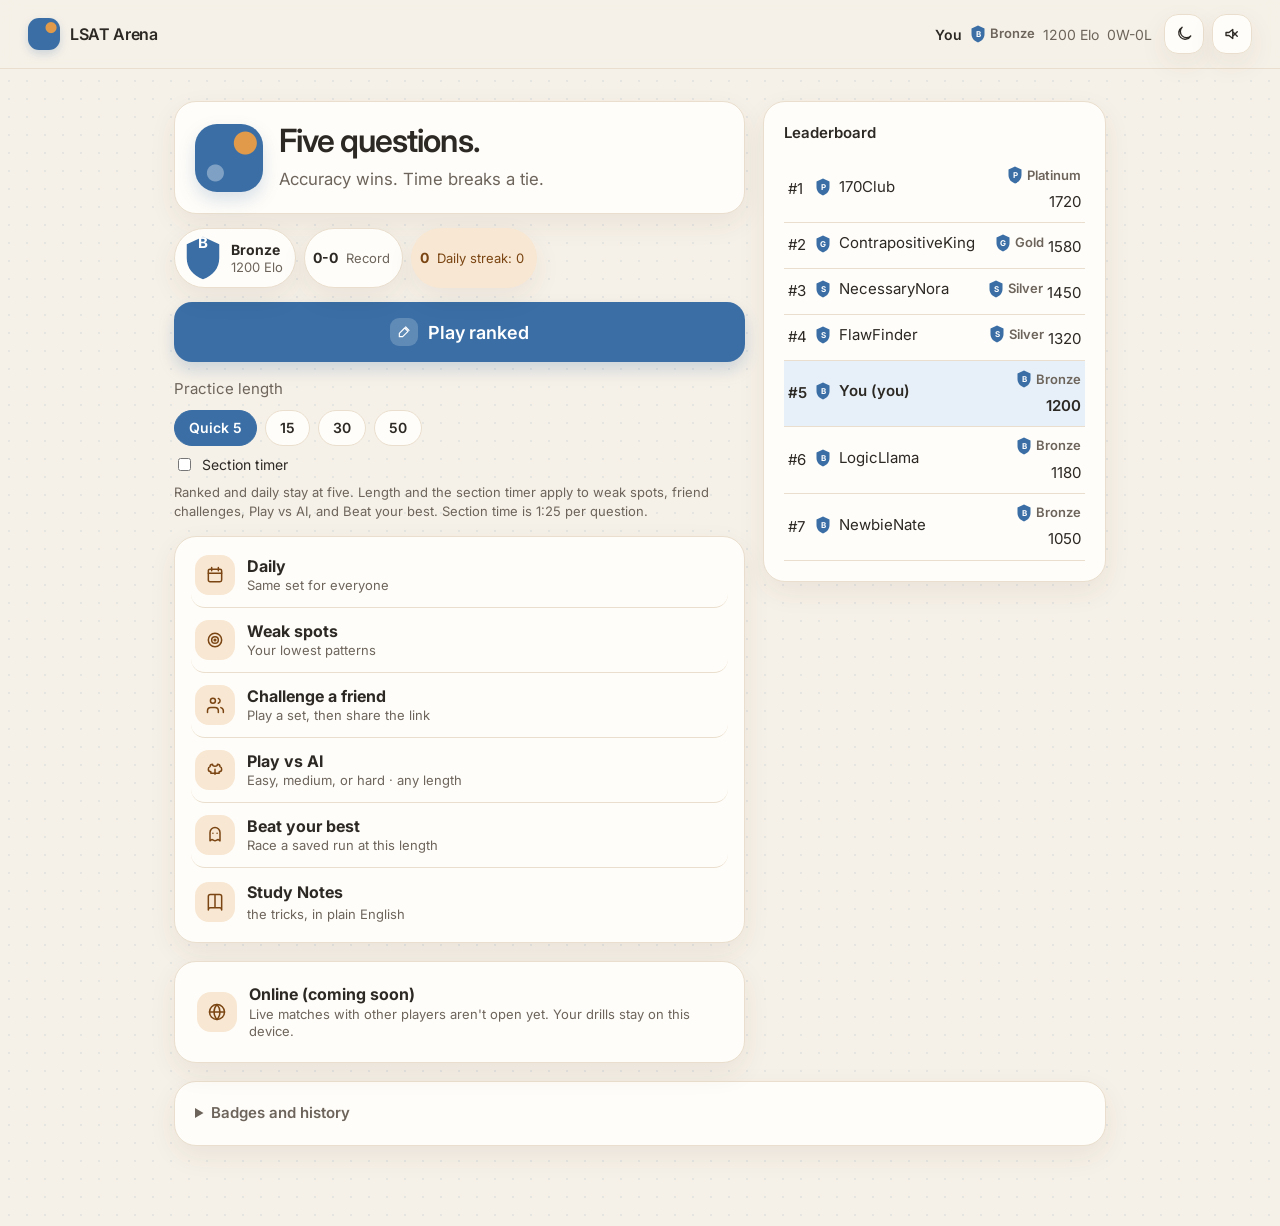
<file: index.html>
<!doctype html>
<html lang="en">
<head>
<meta charset="utf-8">
<meta name="viewport" content="width=device-width,initial-scale=1">
<meta name="color-scheme" content="light">
<title>LSAT Arena — Ranked LR Duels</title>
<link rel="icon" href="data:image/svg+xml,%3Csvg xmlns='http://www.w3.org/2000/svg' viewBox='0 0 16 16'%3E%3Ctext y='14' font-size='14'%3E%E2%9A%96%EF%B8%8F%3C/text%3E%3C/svg%3E">
<link rel="preconnect" href="https://fonts.googleapis.com">
<link rel="preconnect" href="https://fonts.gstatic.com" crossorigin>
<link href="https://fonts.googleapis.com/css2?family=Inter:wght@400;500;600;700&display=swap" rel="stylesheet">
<link rel="stylesheet" href="style.css">
</head>
<body>
<header>
  <button type="button" class="logo" id="logo">LSAT Arena</button>
  <div class="head-right">
    <div id="me" class="me"></div>
    <div class="tools">
      <button type="button" class="icon-btn" id="theme" aria-pressed="false" aria-label="Switch to dark"></button>
      <button type="button" class="icon-btn" id="mute" aria-pressed="true" aria-label="Unmute sound effects"></button>
    </div>
  </div>
</header>
<div id="fx" aria-hidden="true"></div>
<main id="app"></main>
<script src="bank-1.js"></script>
<script src="bank-2.js"></script>
<script src="bank-3.js"></script>
<script src="bank-4.js"></script>
<script src="bank-5.js"></script>
<script src="bank-6.js"></script>
<script src="questions.js"></script>
<script src="app.js"></script>
</body>
</html>
</file>
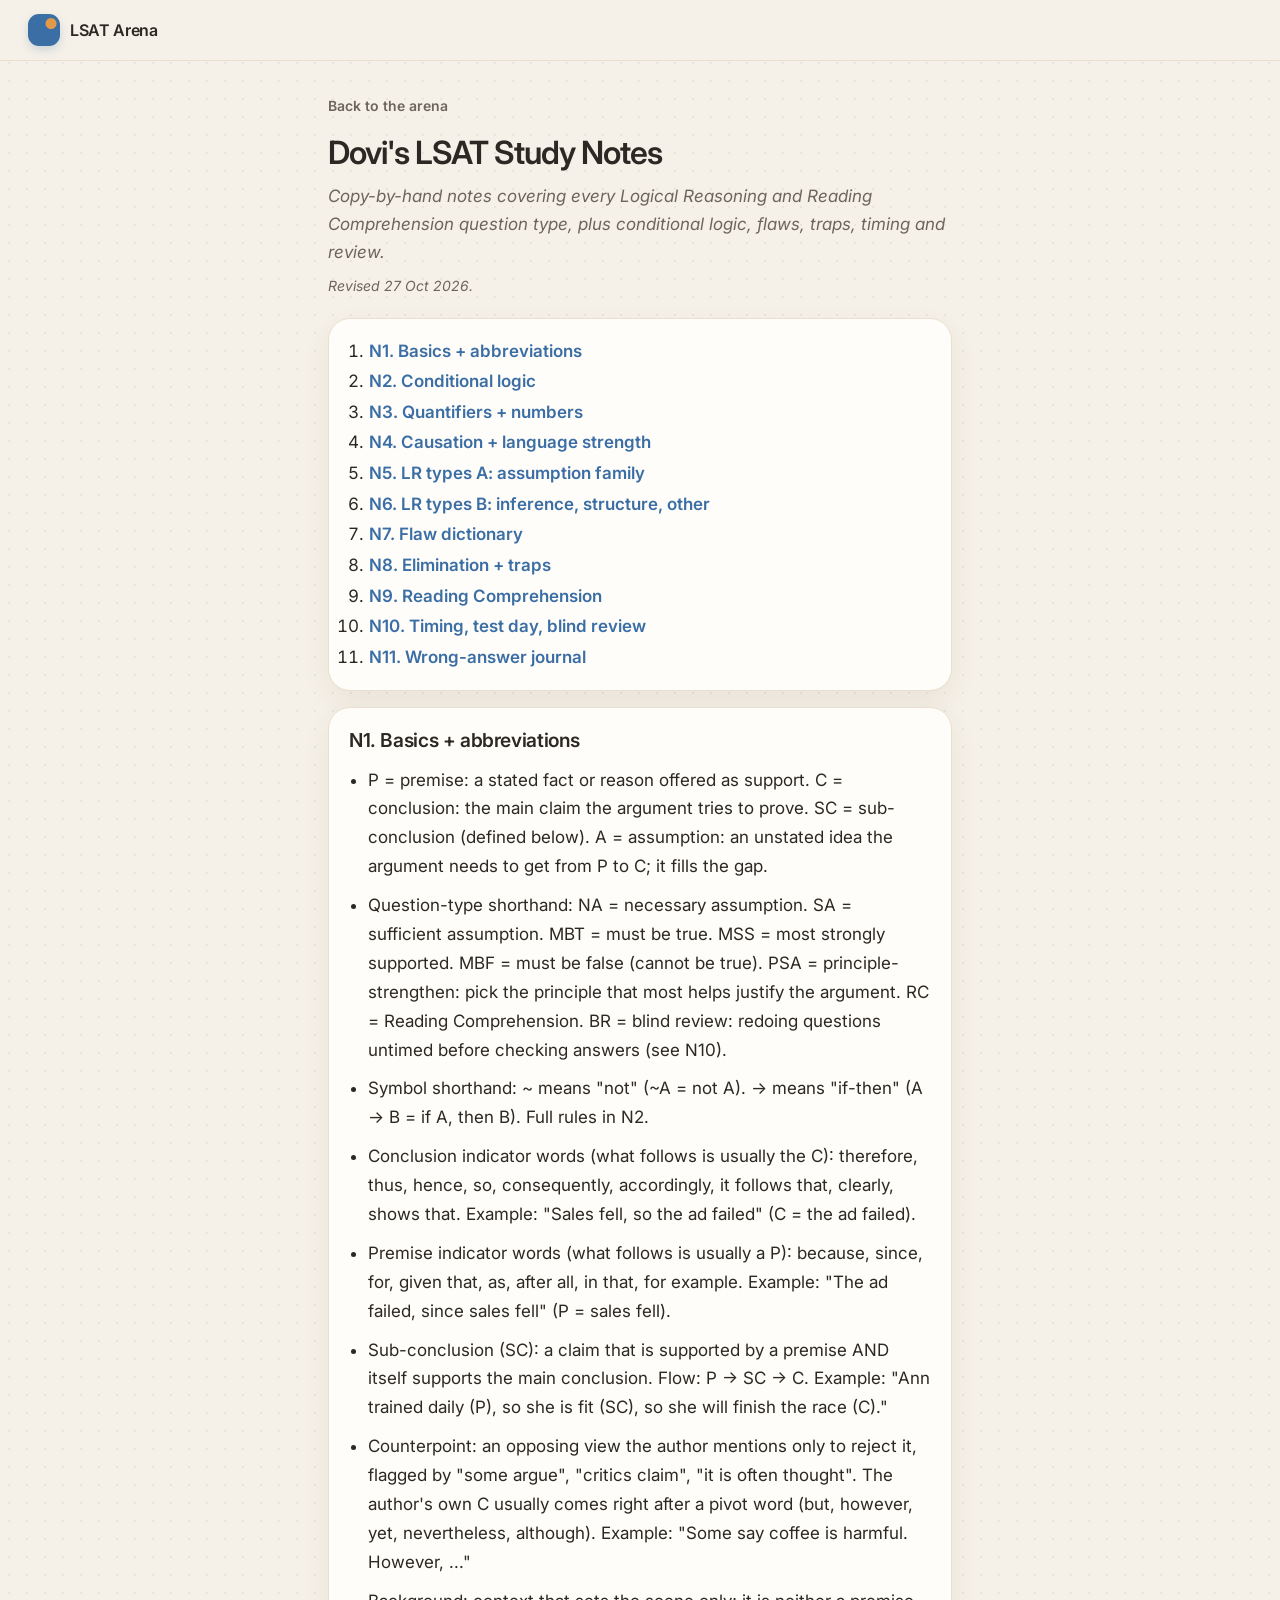
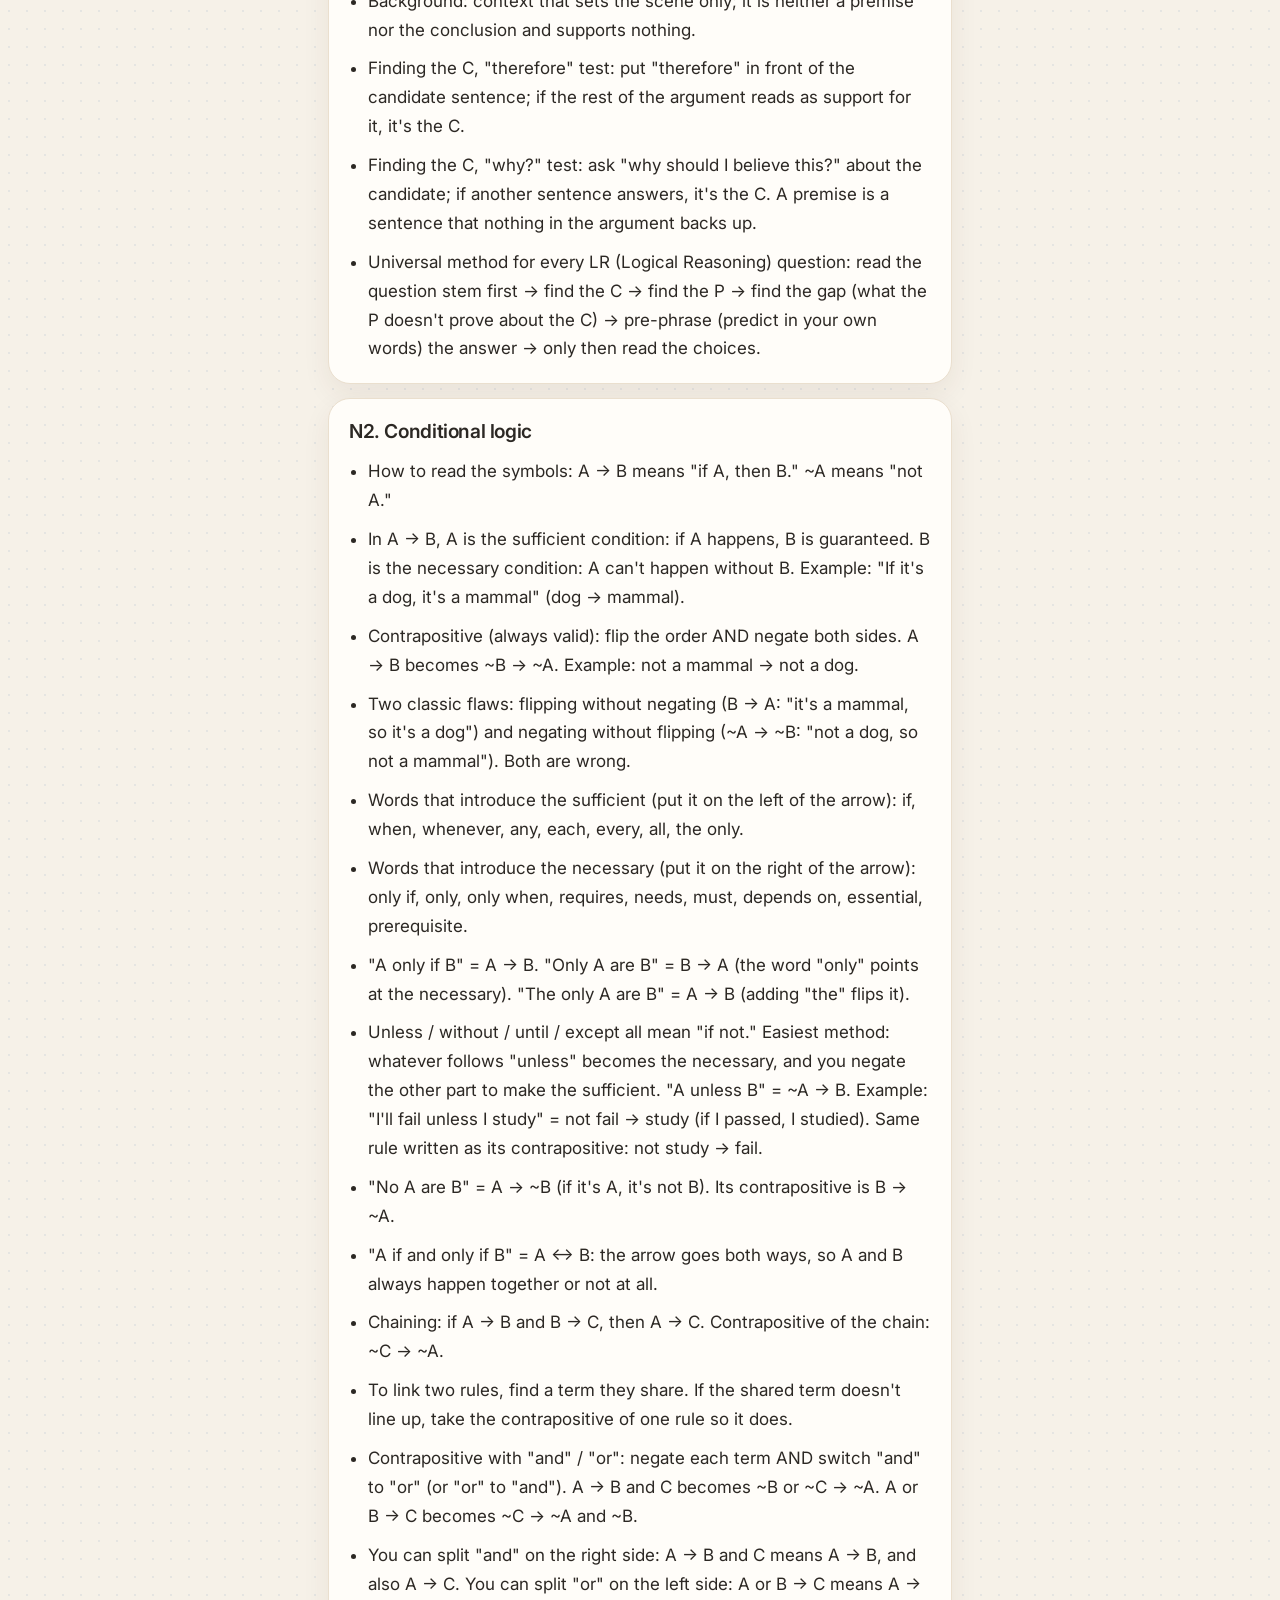
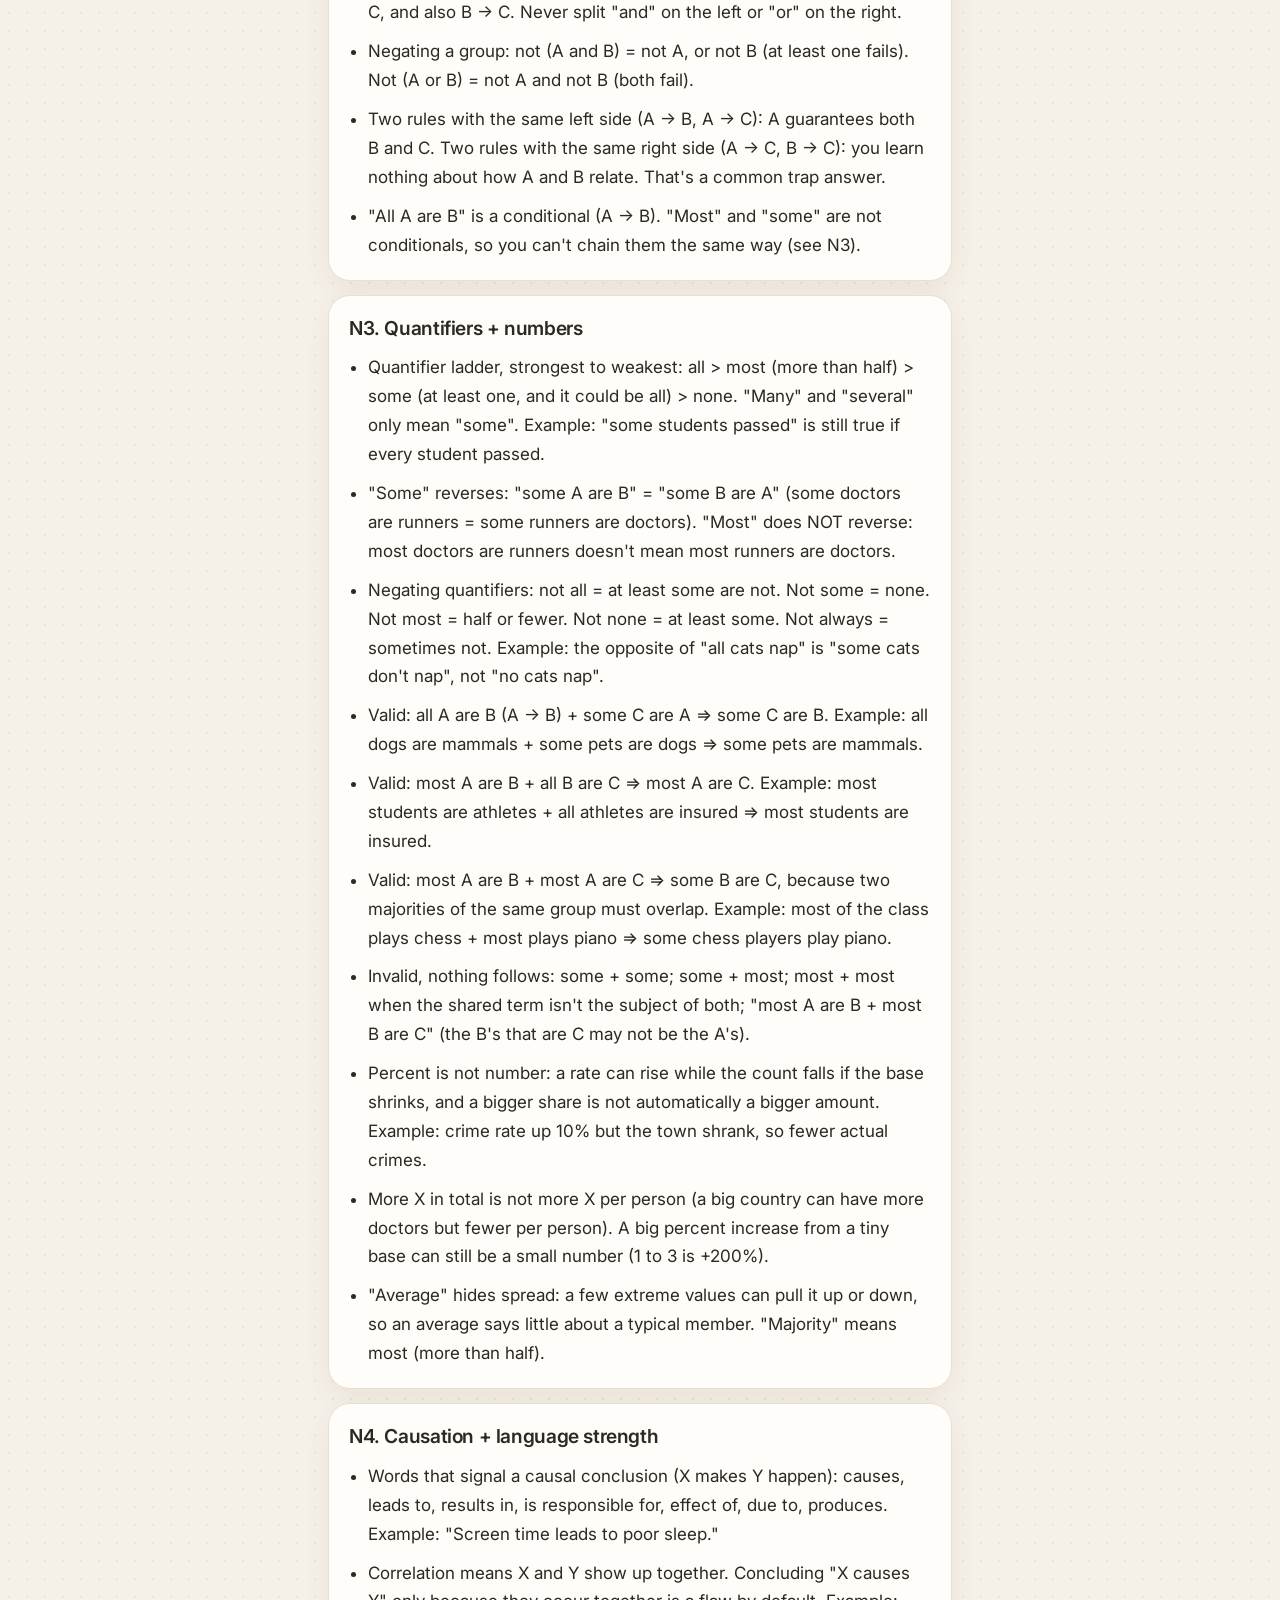
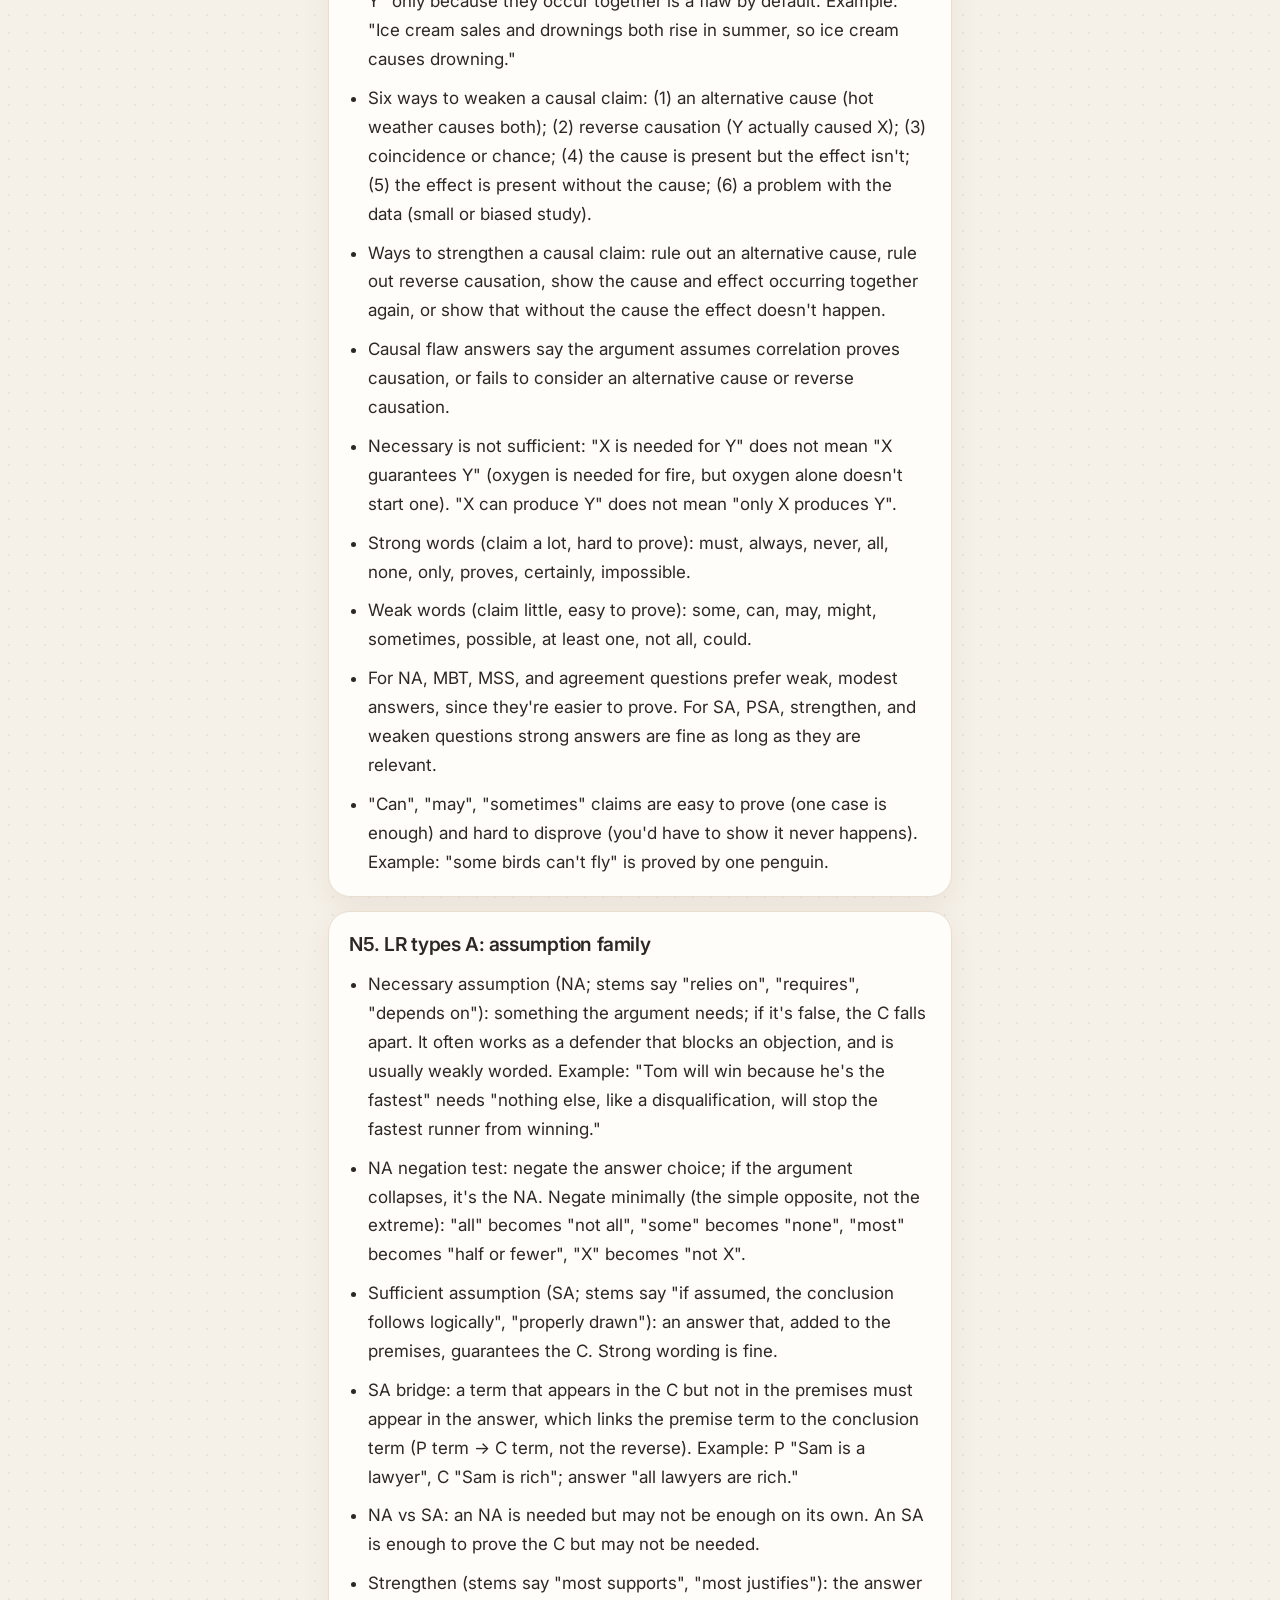
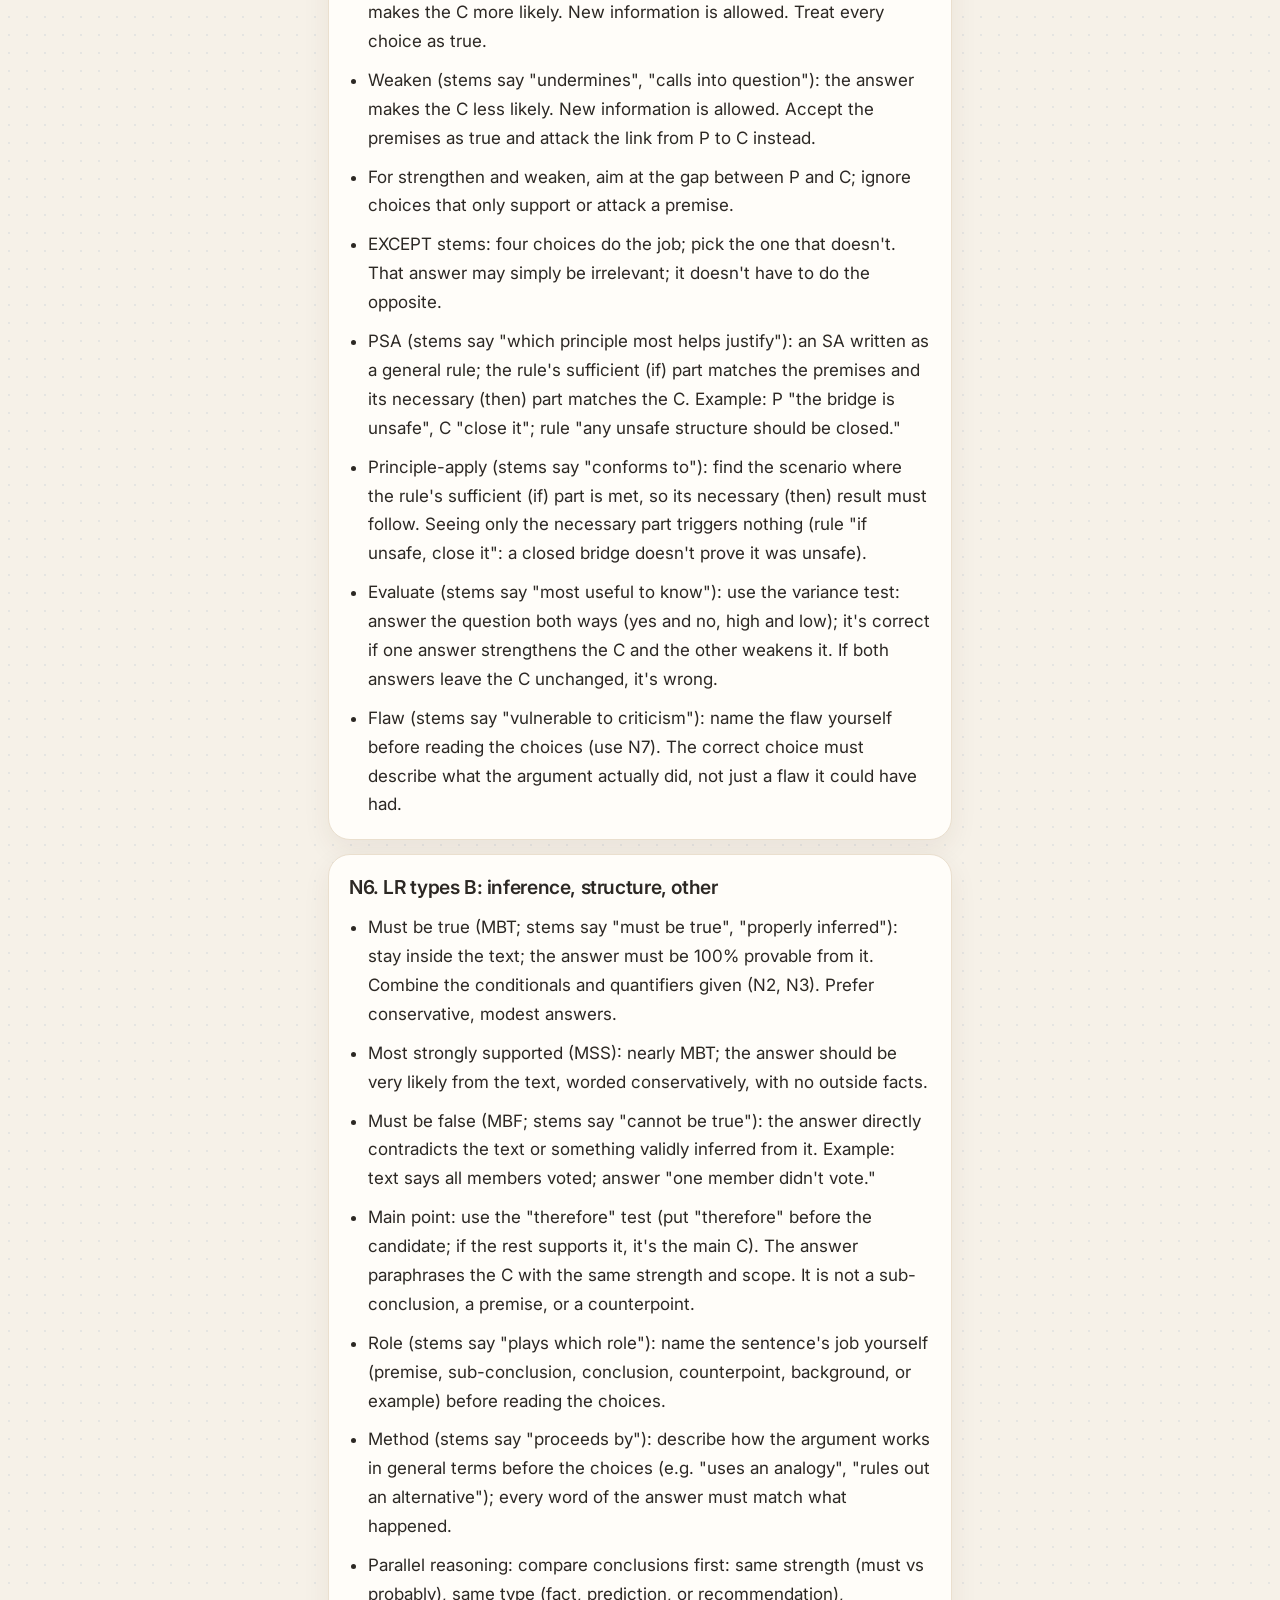
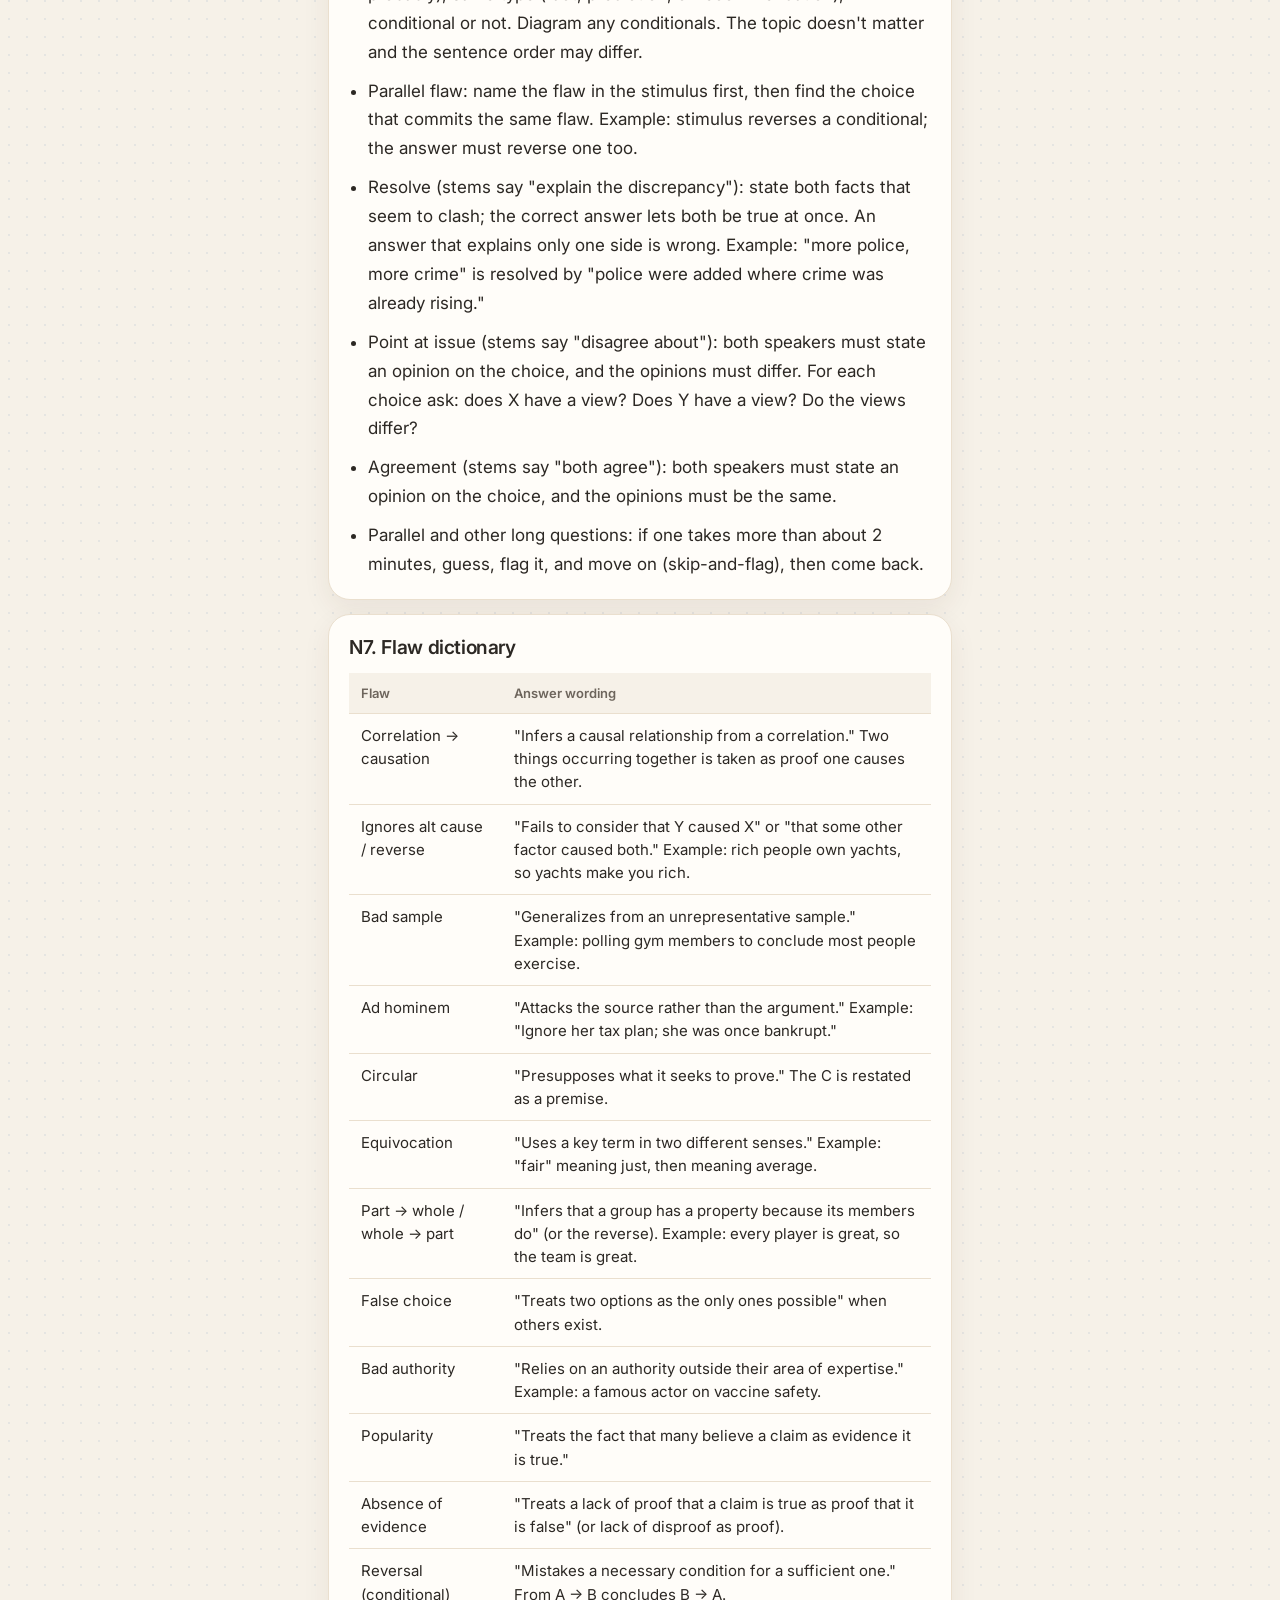
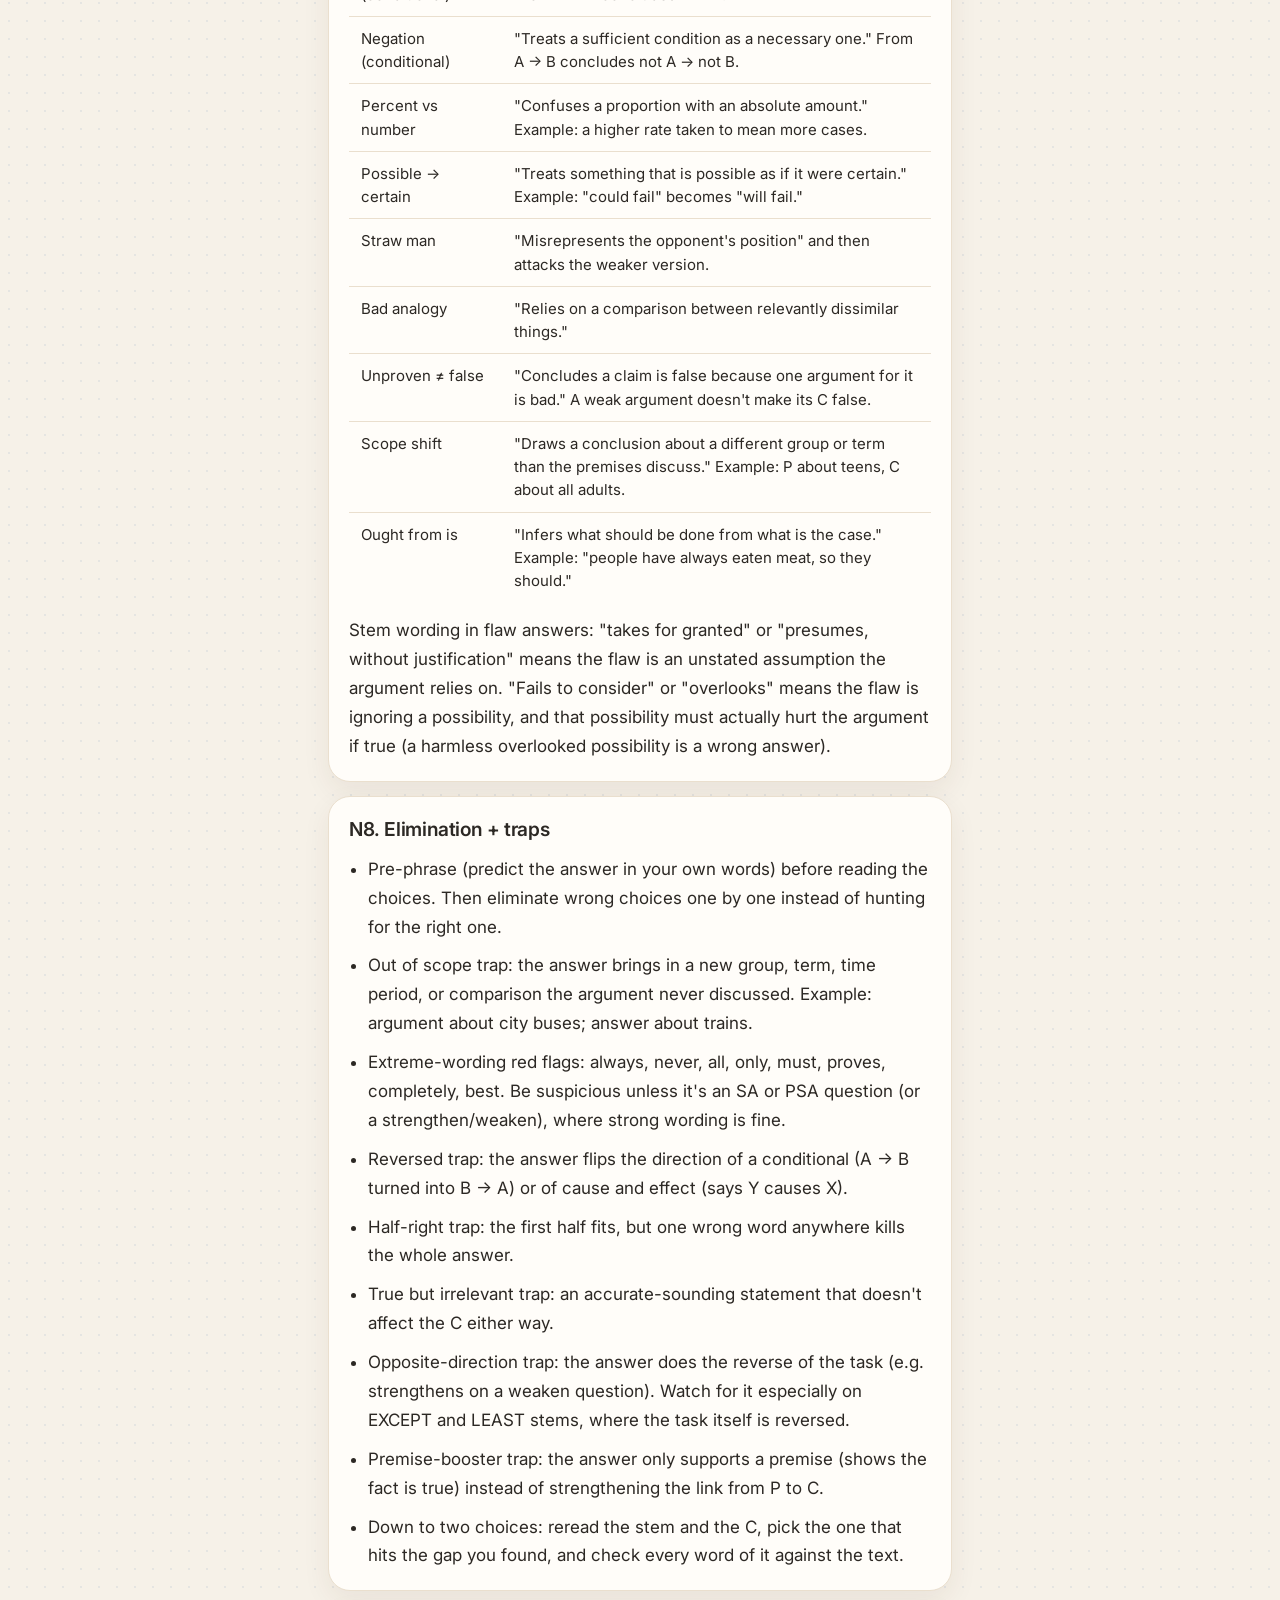
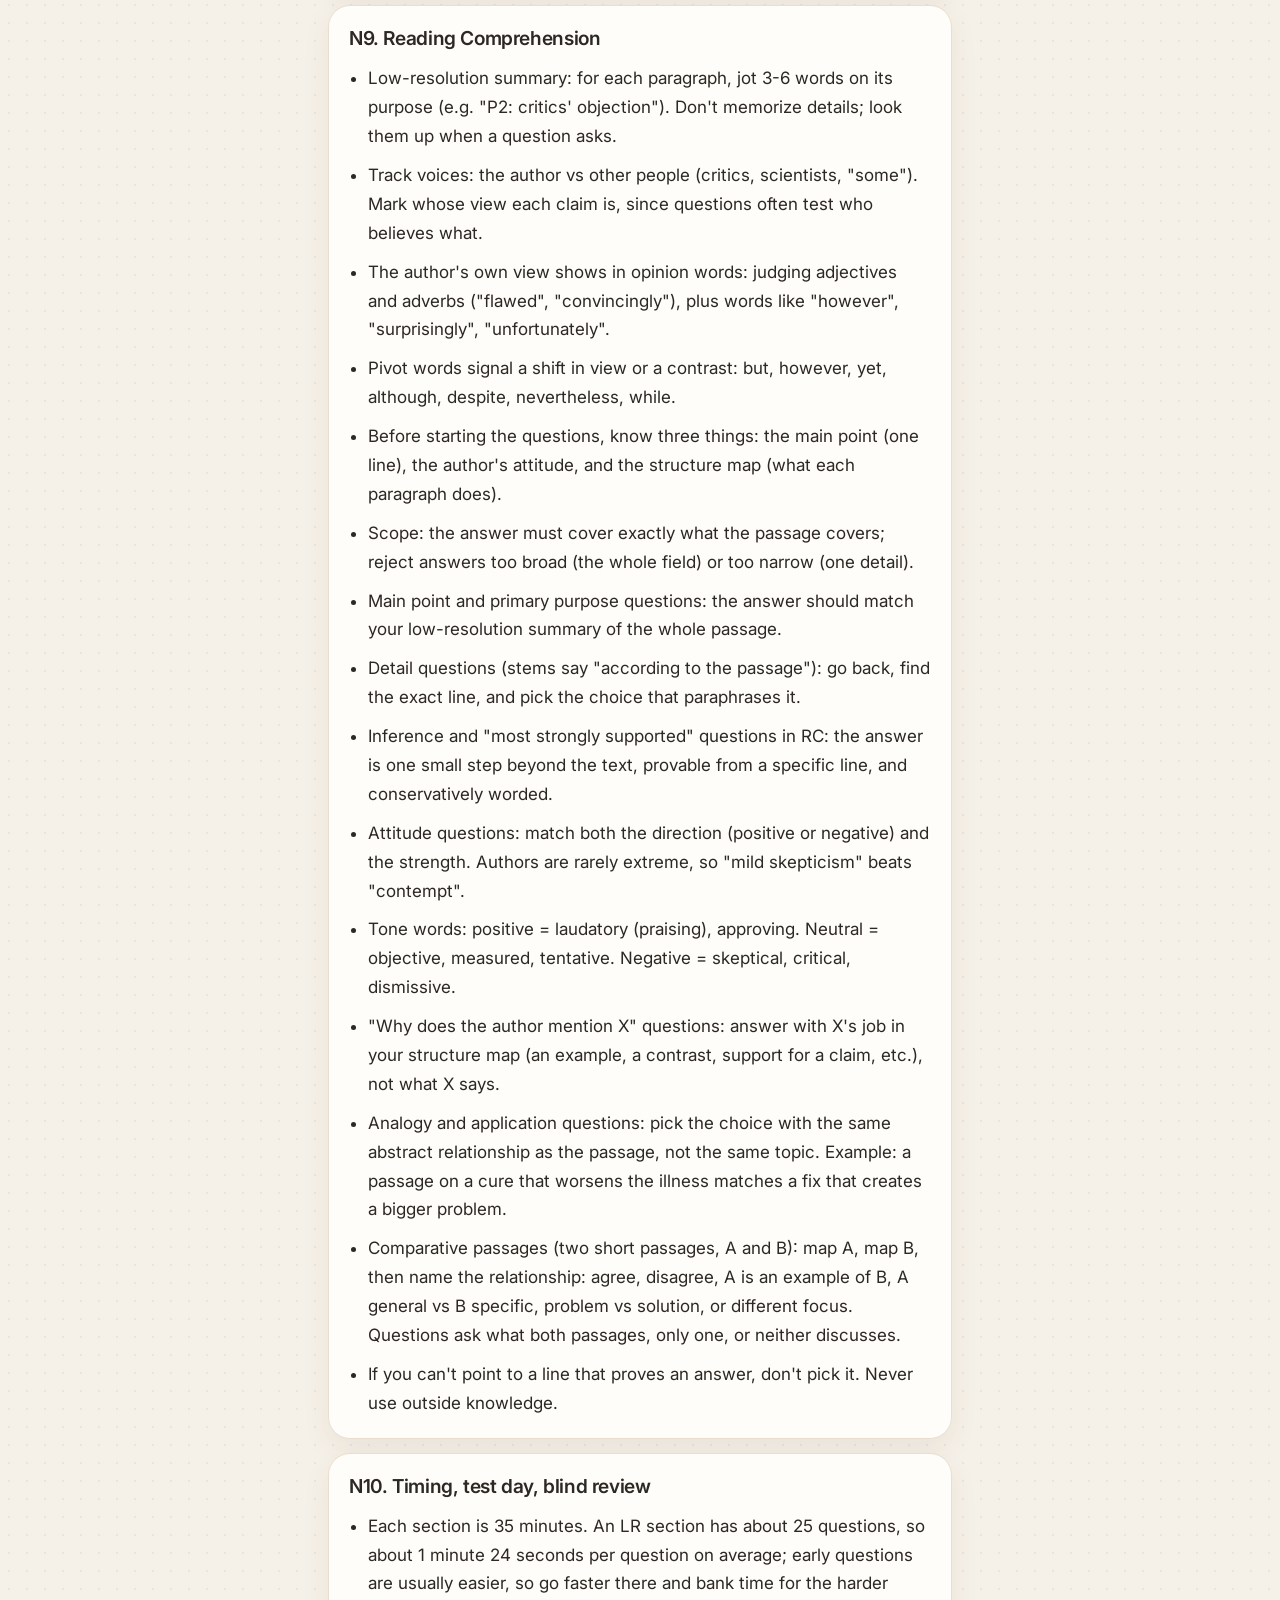
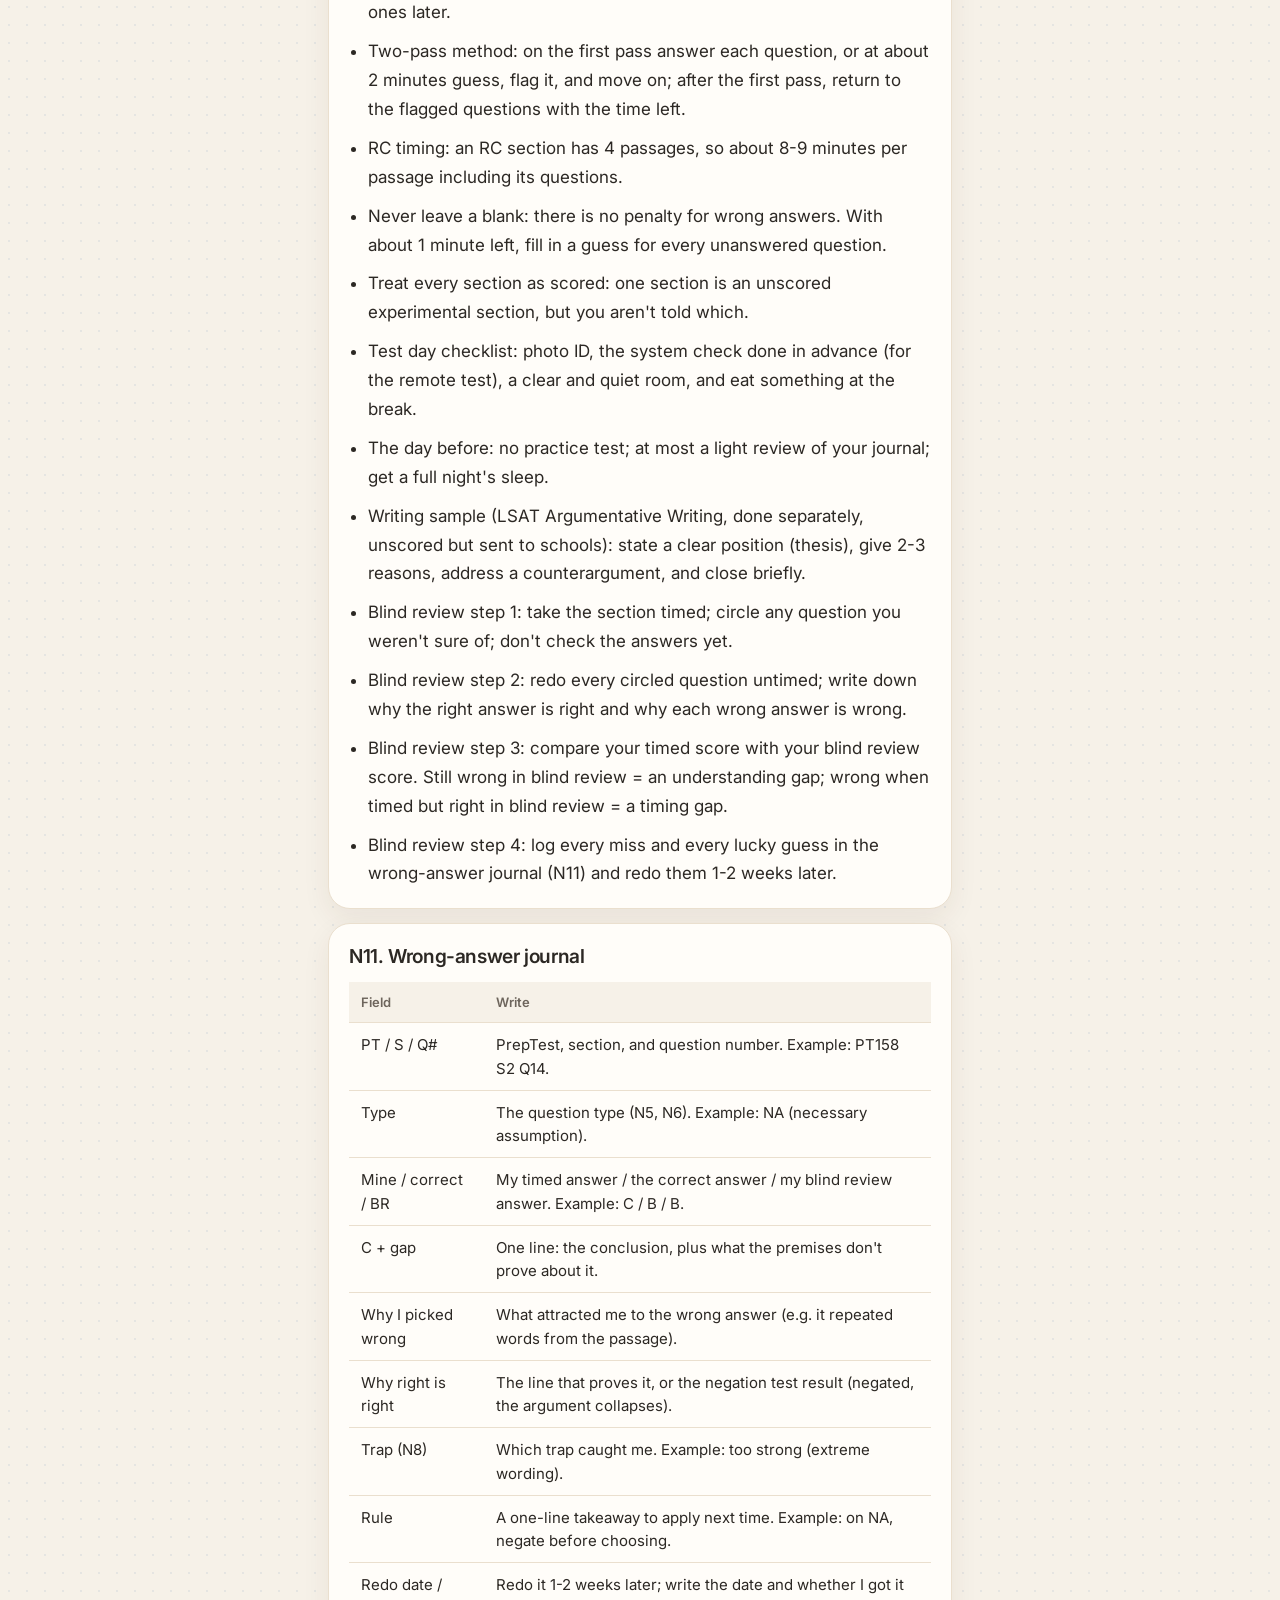
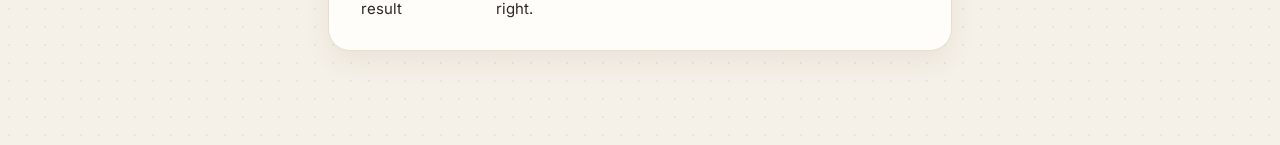
<file: notes.html>
<!doctype html>
<html lang="en">
<head>
<meta charset="utf-8">
<meta name="viewport" content="width=device-width,initial-scale=1">
<meta name="color-scheme" content="light">
<title>Study Notes — LSAT Arena</title>
<link rel="icon" href="data:image/svg+xml,%3Csvg xmlns='http://www.w3.org/2000/svg' viewBox='0 0 16 16'%3E%3Ctext y='14' font-size='14'%3E%E2%9A%96%EF%B8%8F%3C/text%3E%3C/svg%3E">
<link rel="preconnect" href="https://fonts.googleapis.com">
<link rel="preconnect" href="https://fonts.gstatic.com" crossorigin>
<link href="https://fonts.googleapis.com/css2?family=Inter:wght@400;500;600;700&display=swap" rel="stylesheet">
<link rel="stylesheet" href="style.css">
</head>
<body>
<header>
  <a class="logo" href="index.html">LSAT Arena</a>
</header>
<main id="notes" class="notes">
  <p class="sub">Loading notes…</p>
</main>
<script src="notes.js"></script>
</body>
</html>
</file>
<file: style.css>
:root{
  color-scheme:light;
  --bg:#f6f1e8;
  --surface:#fffdf9;
  --ink:#2c2824;
  --muted:#6d655c;
  --line:#eadfce;
  --accent:#3a6ea5;
  --on-accent:#fff;
  --accent-soft:#e7f0f8;
  --warm:#e09a4a;
  --warm-soft:#f8e7d2;
  --warm-ink:#7a4512;
  --ok:#1b7a45;
  --ok-soft:#e7f5ec;
  --bad:#b42318;
  --bad-soft:#fdeceb;
  --track:#efe6d8;
  --shadow:0 10px 28px rgba(72,48,22,.07);
}
html[data-theme="dark"]{
  color-scheme:dark;
  --bg:#1b1916;
  --surface:#26231f;
  --ink:#f6f1ea;
  --muted:#b7b0a6;
  --line:#3a342e;
  --accent:#7eacd8;
  --on-accent:#14202b;
  --accent-soft:#2a3846;
  --warm:#e2a15a;
  --warm-soft:#3a2e22;
  --warm-ink:#f3d2a8;
  --ok:#8dcea8;
  --ok-soft:#1c3328;
  --bad:#f0b0aa;
  --bad-soft:#3a2422;
  --track:#332e28;
  --shadow:0 12px 28px rgba(0,0,0,.28);
}
*{box-sizing:border-box}
html,body{margin:0}
body{
  min-height:100vh;
  font-family:Inter,system-ui,sans-serif;
  font-size:17px;
  line-height:1.5;
  color:var(--ink);
  background-color:var(--bg);
  background-image:radial-gradient(rgba(58,110,165,.09) 1.15px,transparent 1.25px);
  background-size:18px 18px;
}
header{
  position:sticky;top:0;z-index:20;
  display:flex;justify-content:space-between;align-items:center;gap:16px;
  padding:14px 28px;
  background:color-mix(in srgb,var(--bg) 92%,transparent);
  backdrop-filter:blur(10px);
  border-bottom:1px solid var(--line);
}
.head-right{display:flex;align-items:center;gap:12px;flex-wrap:wrap;justify-content:flex-end}
.tools{display:flex;align-items:center;gap:8px}
.logo{
  display:inline-flex;align-items:center;gap:10px;
  font-weight:600;font-size:16px;letter-spacing:-.02em;
  background:none;padding:0;color:var(--ink);border-radius:0;
}
.logo::before{
  content:"";width:32px;height:32px;border-radius:11px;flex:none;
  background:
    radial-gradient(circle at 72% 30%,var(--warm) 0 5px,transparent 6px),
    var(--accent);
  box-shadow:0 4px 10px rgba(58,110,165,.22);
}
button.logo:hover{background:none}
.me{display:flex;align-items:center;gap:8px;flex-wrap:wrap;justify-content:flex-end;font-size:14px;color:var(--muted)}
.me .who{color:var(--ink);font-weight:600}
main{max-width:980px;margin:0 auto;padding:32px 24px 80px}
#app.in{animation:fade .18s ease}
@keyframes fade{from{opacity:0}to{opacity:1}}
h1{font-size:2rem;line-height:1.2;letter-spacing:-.03em;font-weight:600;margin:0 0 6px}
h2{margin:0 0 12px;font-size:15px;font-weight:600;color:var(--ink)}
.lede{color:var(--muted);font-size:1.05rem;line-height:1.6;margin:0;max-width:65ch}
.quiet{color:var(--muted);font-size:15px;margin:12px 0 0}
.muted{color:var(--muted)}
.card{background:var(--surface);border:1px solid var(--line);border-radius:22px;padding:20px;box-shadow:var(--shadow)}
.home{display:grid;grid-template-columns:1.25fr .75fr;gap:18px;align-items:start}
.welcome{display:flex;align-items:center;gap:16px;margin-bottom:14px}
.mark{
  width:68px;height:68px;border-radius:22px;flex:none;
  background:
    radial-gradient(circle at 74% 28%,var(--warm) 0 11px,transparent 12px),
    radial-gradient(circle at 30% 72%,rgba(255,255,255,.35) 0 8px,transparent 9px),
    var(--accent);
  box-shadow:0 8px 18px rgba(58,110,165,.2);
}
.chips{display:flex;flex-wrap:wrap;gap:8px;margin:0 0 14px}
.chip{
  display:flex;align-items:center;gap:8px;
  background:var(--surface);border:1px solid var(--line);border-radius:999px;
  padding:6px 12px 6px 8px;box-shadow:var(--shadow);font-size:13px;color:var(--muted);
}
.chip b{display:block;color:var(--ink);font-size:14px;line-height:1.2}
.chip > span{display:flex;flex-direction:column;line-height:1.25}
.chip.warm{background:var(--warm-soft);border-color:transparent}
.chip.warm b,.chip.warm span{color:var(--warm-ink)}
button{
  cursor:pointer;border:0;border-radius:14px;padding:12px 16px;
  font-weight:600;font-size:16px;font-family:inherit;line-height:1.3;
  background:transparent;color:var(--ink);
  touch-action:manipulation;
}
button:hover{background:var(--accent-soft)}
button:focus-visible{outline:2px solid var(--accent);outline-offset:2px}
button:disabled{opacity:.45;cursor:not-allowed}
button.icon-btn{
  width:40px;height:40px;padding:0;display:grid;place-items:center;
  border:1px solid var(--line);border-radius:14px;color:var(--ink);background:var(--surface);
  box-shadow:var(--shadow);
}
button.icon-btn:hover{background:var(--accent-soft)}
button.icon-btn svg{width:18px;height:18px}
button.primary{background:var(--accent);color:var(--on-accent);box-shadow:0 8px 16px rgba(58,110,165,.22)}
button.primary:hover{background:var(--accent);filter:brightness(1.06)}
button.text{color:var(--muted);padding:8px 0;font-weight:500}
button.text:hover{background:transparent;color:var(--ink)}
button.play{
  display:flex;align-items:center;justify-content:center;gap:10px;
  width:100%;font-size:1.125rem;padding:16px 20px;margin:0 0 14px;border-radius:18px;
}
.ico{width:40px;height:40px;border-radius:14px;display:grid;place-items:center;flex:none;background:var(--warm-soft);color:var(--warm-ink)}
.ico svg{width:20px;height:20px}
.ico.on{width:28px;height:28px;border-radius:9px;background:rgba(255,255,255,.2);color:var(--on-accent)}
.ico.on svg{width:16px;height:16px}
.mode-card{padding:6px 16px}
.modelist{display:flex;flex-direction:column}
.modelist button{
  display:flex;flex-direction:row;align-items:center;gap:12px;
  width:100%;text-align:left;padding:12px 4px;border-radius:14px;
  border-bottom:1px solid var(--line);font-weight:600;background:transparent;
}
.modelist button:last-child,.modelist a:last-child{border-bottom:0}
.modelist a{
  display:flex;flex-direction:row;align-items:center;gap:12px;
  width:100%;text-align:left;padding:12px 4px;border-radius:14px;
  border-bottom:1px solid var(--line);font-weight:600;font-size:16px;
  background:transparent;color:var(--ink);text-decoration:none;
}
.modelist a small{color:var(--muted);font-weight:400;font-size:13px}
.modelist a:hover{background:var(--accent-soft)}
a.logo{text-decoration:none;color:var(--ink)}
.notes{max-width:42rem}
.notes .back{
  display:inline-flex;align-items:center;margin:0 0 18px;
  color:var(--muted);font-weight:600;font-size:14px;text-decoration:none;
}
.notes .back:hover{color:var(--ink);background:transparent}
.notes h1{margin-bottom:10px}
.notes .sub{font-style:italic;color:var(--muted);line-height:1.65;margin:0 0 8px;max-width:62ch}
.notes .revised{font-style:italic;color:var(--muted);font-size:14px;line-height:1.5;margin:0 0 22px}
.notes .toc{margin-bottom:16px}
.notes .toc ol{margin:0;padding-left:1.25rem}
.notes .toc li{margin:0 0 6px;line-height:1.45}
.notes .toc a{color:var(--accent);text-decoration:none;font-weight:600}
.notes .toc a:hover{text-decoration:underline}
.notes article{margin:0 0 14px;scroll-margin-top:84px}
.notes article h2{font-size:1.2rem;line-height:1.35;letter-spacing:-.02em;margin:0 0 12px}
.notes ul{margin:0;padding-left:1.2rem}
.notes li{margin:0 0 10px;line-height:1.7}
.notes li:last-child{margin-bottom:0}
.notes p{margin:14px 0 0;line-height:1.7;max-width:65ch}
.notes .table-wrap{overflow-x:auto;-webkit-overflow-scrolling:touch;margin:0}
.notes table{width:100%;min-width:34rem;border-collapse:collapse;font-size:15px;line-height:1.55}
.notes th,.notes td{text-align:left;padding:10px 12px;border-bottom:1px solid var(--line);vertical-align:top}
.notes th{font-size:13px;font-weight:600;color:var(--muted);background:var(--bg)}
.notes tr:last-child td{border-bottom:0}
.mlabel{display:flex;flex-direction:column;align-items:flex-start;gap:1px}
.modelist button small{color:var(--muted);font-weight:400;font-size:13px}
.modelist button:hover{background:var(--accent-soft)}
details.more{margin-top:18px}
details.more summary{cursor:pointer;color:var(--muted);font-weight:600;font-size:15px}
details.more summary:hover{color:var(--ink)}
details.more h2{margin-top:18px}
.emblem{position:relative;display:inline-grid;place-items:center;width:16px;height:18px;flex:none;color:var(--accent)}
.emblem svg{width:100%;height:100%;display:block}
.emblem b{position:absolute;font-size:8px;line-height:1;color:#fff;font-weight:700}
.emblem.lg{width:40px;height:46px}
.emblem.lg b{font-size:15px}
html[data-theme="dark"] .emblem b{color:#14202b}
.tier{display:inline-flex;align-items:center;gap:4px;font-weight:600;font-size:13px;color:var(--muted)}
table{width:100%;border-collapse:collapse;font-size:15px}
td{padding:9px 4px;border-bottom:1px solid var(--line);vertical-align:middle}
tr.you td{background:var(--accent-soft);font-weight:600}
.who{display:inline-flex;align-items:center;gap:8px}
.stage{max-width:42rem;margin:0 auto}
.stage.card,.stage .card{margin-bottom:14px}
.progress{margin:0 0 22px}
.progress-labels{display:flex;justify-content:space-between;gap:12px;font-size:13px;color:var(--muted);margin-bottom:6px}
.track{height:3px;background:var(--track);border-radius:99px;overflow:hidden;margin-top:4px}
.track i{display:block;height:100%;width:0;background:var(--accent);transition:width .4s ease}
.track.opp i{background:var(--warm)}
.qtop{display:flex;justify-content:space-between;align-items:baseline;gap:12px;margin-bottom:4px}
.tag{color:var(--muted);font-size:13px;font-weight:600;letter-spacing:.02em}
.timer{font-variant-numeric:tabular-nums;font-weight:500;font-size:13px;color:var(--muted)}
.timer.low{color:var(--bad);font-weight:600}
.stim{font-size:1.25rem;line-height:1.6;max-width:65ch;margin:16px 0 18px;color:var(--ink)}
.stem{font-weight:600;font-size:1.125rem;line-height:1.5;max-width:65ch;margin:0 0 8px}
.hint{margin:0 0 14px;font-size:14px}
.ans{display:flex;align-items:stretch;gap:8px;margin:0 0 8px}
.ch{
  display:flex;align-items:flex-start;gap:12px;width:100%;text-align:left;
  background:var(--bg);border:1px solid var(--line);margin:0;
  padding:14px 16px;font-weight:400;font-size:1.05rem;line-height:1.45;
  color:var(--ink);border-radius:16px;min-height:52px;
}
.ans .ch{flex:1}
.ch:hover{background:var(--accent-soft);filter:none}
.letter{
  width:28px;height:28px;border-radius:9px;display:inline-grid;place-items:center;
  background:var(--surface);font-weight:600;font-size:14px;flex:none;color:var(--muted);
}
.ch.sel{border-color:var(--accent);background:var(--accent-soft)}
.ch.sel .letter{background:var(--accent);color:var(--on-accent)}
.ch.pulse-ok{animation:flashok .45s ease;border-color:var(--ok);background:var(--ok-soft)}
.ch.shake{animation:flashbad .45s ease;border-color:var(--bad);background:var(--bad-soft)}
@keyframes flashok{from{background:var(--ok);color:#fff}to{background:var(--ok-soft);color:var(--ink)}}
@keyframes flashbad{from{background:var(--bad);color:#fff}to{background:var(--bad-soft);color:var(--ink)}}
.xx{
  display:flex;align-items:center;justify-content:center;
  flex:0 0 44px;width:44px;min-height:44px;padding:0;
  background:var(--surface);color:var(--muted);font-size:20px;
  border:1px solid var(--line);border-radius:16px;
}
.xx:hover{background:var(--bad-soft);color:var(--bad)}
.xx[hidden]{display:none}
.big{font-size:2.4rem;font-weight:600;letter-spacing:-.03em;line-height:1.1;margin:0 0 8px}
.win{color:var(--ok)}.loss{color:var(--bad)}
.delta.up{color:var(--ok)}.delta.down{color:var(--bad)}
.scoreline{font-size:1.05rem;line-height:1.6;margin:14px 0}
.rev{border-left:3px solid var(--ok);padding:4px 0 4px 14px;margin:16px 0;font-size:15px;line-height:1.55}
.rev.x{border-left-color:var(--bad)}
.pat{font-weight:600}
.actions{display:flex;flex-wrap:wrap;gap:12px;align-items:center;margin-top:16px}
.actions button{margin:0}
.count{min-height:46vh;display:flex;flex-direction:column;align-items:flex-start;justify-content:center}
.count .big{font-size:clamp(72px,14vw,112px);font-weight:600;color:var(--ink)}
.badges{display:flex;flex-direction:column;gap:12px}
.badge{display:flex;gap:10px;align-items:flex-start;color:var(--muted)}
.badge.on{color:var(--ink)}
.bico{width:28px;height:28px;border-radius:10px;display:grid;place-items:center;flex:none;background:var(--warm-soft);color:var(--warm-ink)}
.bico svg{width:16px;height:16px}
.badge b{display:block;font-weight:600}
.chart-row{margin:0 0 14px}
.chart-top{display:flex;justify-content:space-between;align-items:baseline;gap:12px;font-size:14px;margin-bottom:6px}
.chart-name{flex:1;min-width:0;line-height:1.4}
.chart-top .muted{white-space:nowrap;font-size:13px}
.chart-bar{height:8px;border-radius:99px;background:var(--track);overflow:hidden}
.chart-bar i{display:block;height:100%;width:0;border-radius:99px;background:var(--accent);transition:width .45s ease}
.chart-row.weak .chart-name{font-weight:600;color:var(--warm-ink)}
.chart{max-height:70vh;overflow:auto;padding-right:4px}
.lenrow{margin:0 0 14px}
.lens{display:flex;flex-wrap:wrap;gap:8px;margin:8px 0}
button.len{border:1px solid var(--line);background:var(--surface);border-radius:999px;padding:8px 14px;font-size:14px;font-weight:600}
button.len.on{background:var(--accent);color:var(--on-accent);border-color:var(--accent)}
button.len.on:hover{background:var(--accent);filter:brightness(1.06)}
.sect{display:flex;align-items:center;gap:8px;font-size:14px;color:var(--ink);margin-top:4px}
.lennote{margin:8px 0 0;font-size:13px}
.review-scroll{max-height:70vh;overflow:auto;padding-right:4px}
.revgroup{margin:0 0 8px}
.revgroup h3{margin:14px 0 4px;font-size:15px}
.link{
  width:100%;background:var(--bg);color:var(--ink);
  border:1px solid var(--line);border-radius:14px;padding:12px;
  font-size:14px;font-family:inherit;overflow-wrap:anywhere;
}
#fx{position:fixed;inset:0;pointer-events:none;z-index:40;overflow:hidden}
.bit{position:fixed;width:6px;height:6px;border-radius:2px;animation:fly .7s ease-out forwards}
@keyframes fly{to{transform:translate(var(--x),var(--y));opacity:0}}
.match{padding:8px 0;border-bottom:1px solid var(--line);font-size:15px}
.kicker{color:var(--warm-ink);font-size:12px;font-weight:700;letter-spacing:.06em;text-transform:uppercase;margin:0 0 8px}
.soon-card{margin-top:18px}
button.soon{
  display:flex;align-items:center;gap:12px;width:100%;text-align:left;
  padding:2px;border-radius:14px;font-weight:600;cursor:not-allowed;opacity:1;
}
button.soon:disabled{opacity:1}
button.soon:hover,button.soon:disabled:hover{background:transparent}
button.soon small{color:var(--muted);font-weight:400;font-size:13px}
.diffgrid{display:grid;grid-template-columns:repeat(3,1fr);gap:8px;margin:14px 0}
button.diff{
  display:flex;flex-direction:column;align-items:flex-start;gap:4px;
  border:1px solid var(--line);background:var(--bg);border-radius:18px;padding:14px;font-weight:600;
}
button.diff small{font-weight:400;color:var(--muted);font-size:13px;line-height:1.4}
button.diff.on{border-color:var(--accent);background:var(--accent-soft);box-shadow:0 0 0 1px var(--accent)}
button.diff.on:hover{background:var(--accent-soft)}
.runlist{display:flex;flex-direction:column;gap:8px;margin:8px 0 4px}
button.run{
  display:flex;justify-content:space-between;align-items:center;gap:12px;width:100%;
  text-align:left;border:1px solid var(--line);background:var(--bg);border-radius:16px;padding:12px 14px;font-weight:600;
}
button.run small{display:block;font-weight:400;color:var(--muted);font-size:13px}
button.run.best{border-color:transparent;background:var(--warm-soft)}
.pill{font-size:12px;font-weight:700;color:var(--warm-ink);background:var(--surface);border-radius:999px;padding:4px 8px;flex:none}
@media(max-width:720px){
  header{display:grid;grid-template-columns:1fr auto;align-items:center;row-gap:10px;padding:14px 16px}
  .head-right{display:contents}
  .logo{grid-column:1;grid-row:1;justify-self:start}
  .tools{grid-column:2;grid-row:1}
  .me{grid-column:1 / -1;grid-row:2;justify-content:flex-start}
  main{padding:20px 14px 64px}
  .home{grid-template-columns:1fr}
  .diffgrid{grid-template-columns:1fr}
  h1{font-size:1.7rem}
  .stim{font-size:1.15rem}
  .welcome{align-items:flex-start}
}
@media(prefers-reduced-motion:reduce){
  #app.in,.ch.pulse-ok,.ch.shake,.bit{animation:none}
  .track i,.chart-bar i{transition:none}
}
</file>
